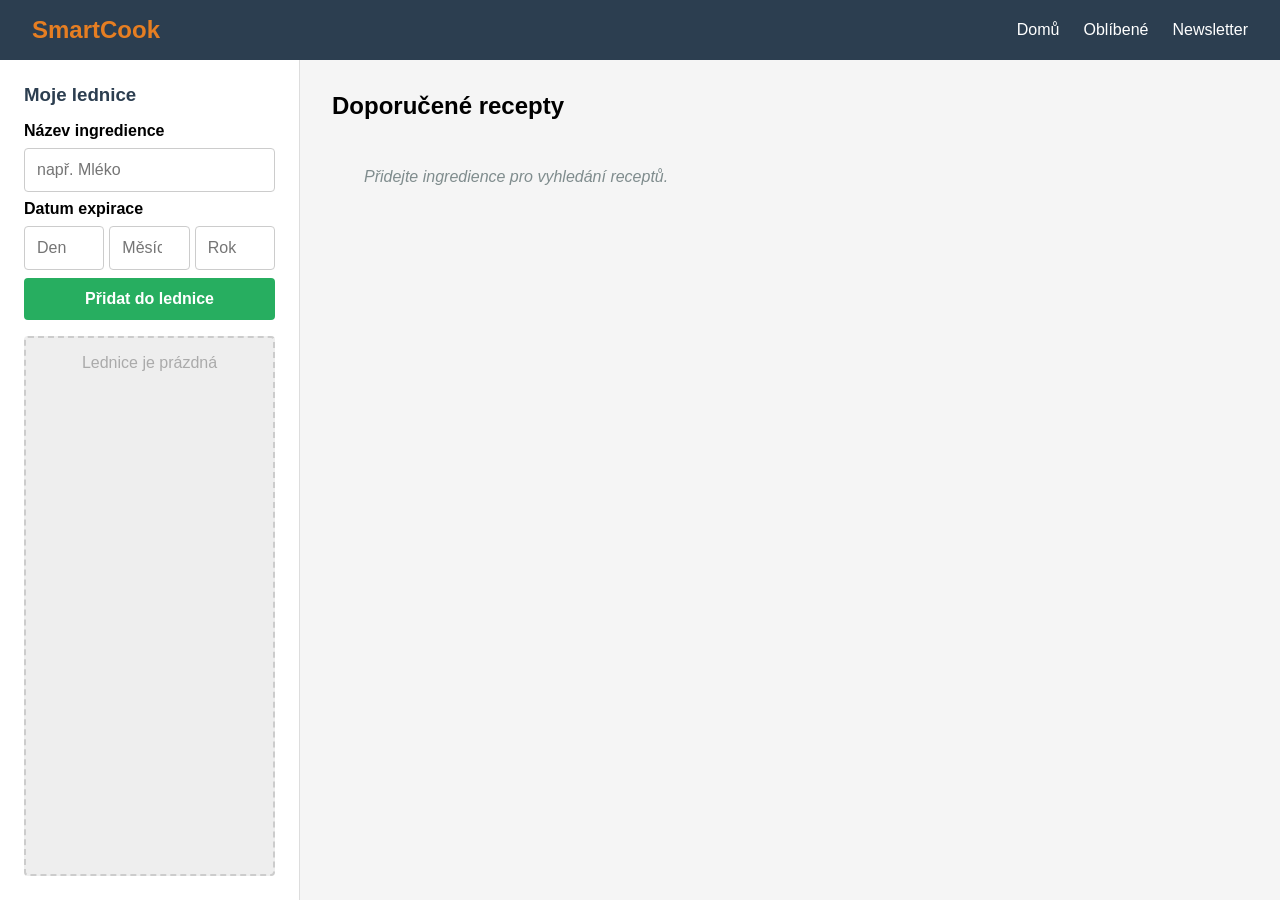
<file: index.html>
<!DOCTYPE html>
<html lang="cs">
<head>
    <meta charset="UTF-8">
    <meta name="viewport" content="width=device-width, initial-scale=1.0">
    <title>SmartCook – Recepty co dům dal</title>
    <!-- Připojení externího CSS souboru -->
    <link rel="stylesheet" href="style.css">

    <link rel="manifest" href="manifest.json">
    <meta name="theme-color" content="#2c3e50">

    <script>
    if ('serviceWorker' in navigator) {
        window.addEventListener('load', () => {
        navigator.serviceWorker.register('sw.js')
            .then(reg => console.log('Service Worker úspěšně registrován!', reg))
            .catch(err => console.log('Registrace Service Workeru selhala.', err));
        });
    }
    </script>

</head>
<body>
    <div id="loadingOverlay" class="loading-overlay">
        <div class="loading-box">
            <div class="spinner"></div>
            <p id="loadingText">Připravuji databázi ingrediencí...</p>
        </div>
    </div>

    <!-- TOP BAR -->
    <header class="top-bar">
        <div class="logo">SmartCook</div>
        <nav>
            <ul class="nav-links">
                <li><a href="index.html">Domů</a></li>
                <li><a href="Favourite.html">Oblíbené</a></li>
                <li><a href="Newsletter.html">Newsletter</a></li>
                <!-- Zobrazí se pouze na mobilu podle zadání -->
                <li class="mobile-only"><a href="Resources.html" class="mobile-link">Přísady</a></li>
            </ul>
        </nav>
    </header>

    <!-- HLAVNÍ KONTEJNER APLIKACE -->
    <div class="app-container">
        
        <!-- SIDE BAR (PC, Tablet) -->
        <aside class="side-bar">
            <div class="fridge-section">
                <h3>Moje lednice</h3>
                <!-- Vstupní řádek na přidávání přísad -->
                <h4>Název ingredience</h4>
                <input type="text" id="ingredientInput" class="ingredient-input" placeholder="např. Mléko">
                <h4>Datum expirace</h4>
                <div id="dateOfExpiration" class="date-of-expiration">
                    <input type="number" id="dateOfExpirationDay" class="ingredient-input" placeholder="Den">
                    <input type="number" id="dateOfExpirationMonth" class="ingredient-input" placeholder="Měsíc">
                    <input type="number" id="dateOfExpirationYear" class="ingredient-input" placeholder="Rok">
                </div>
                <!-- Tlačítko přidat -->
                <button id="addBtn" class="btn-add">Přidat do lednice</button>
            </div>

            <!-- Volné místo, kde se budou zobrazovat přidané přísady -->
            <div id="ingredientsList" class="ingredients-list">
                <!-- Sem bude JavaScript dynamicky vkládat přísady -->
                <p class="empty-fridge-text">Lednice je prázdná</p>
            </div>
        </aside>

        <!-- HLAVNÍ OBSAH (Zobrazování receptů) -->
        <main class="main-content">
            <h2>Doporučené recepty</h2>
            
            <div class="recipes-grid">
                <!-- Tady se budou generovat karty z API, pro představu je tu jedna statická -->
                <div class="recipe-card">
                    <div class="recipe-img-placeholder">Obrázek jídla</div>
                    <div class="recipe-info">
                        <h4>Ukázkový recept</h4>
                        <p class="recipe-category">Kategorie</p>
                    </div>
                </div>
            </div>
        </main>

    </div>
    <!-- Vyskakovací okno pro detail receptu -->
    <div id="recipeModal" class="modal">
        <div class="modal-content">
            <span class="close-modal">&times;</span>
            <div id="modalRecipeBody">
                <!-- Sem JavaScript vloží detaily receptu -->
            </div>
        </div>
    </div>
    <script src="script.js"></script>
</body>
</html>
</file>
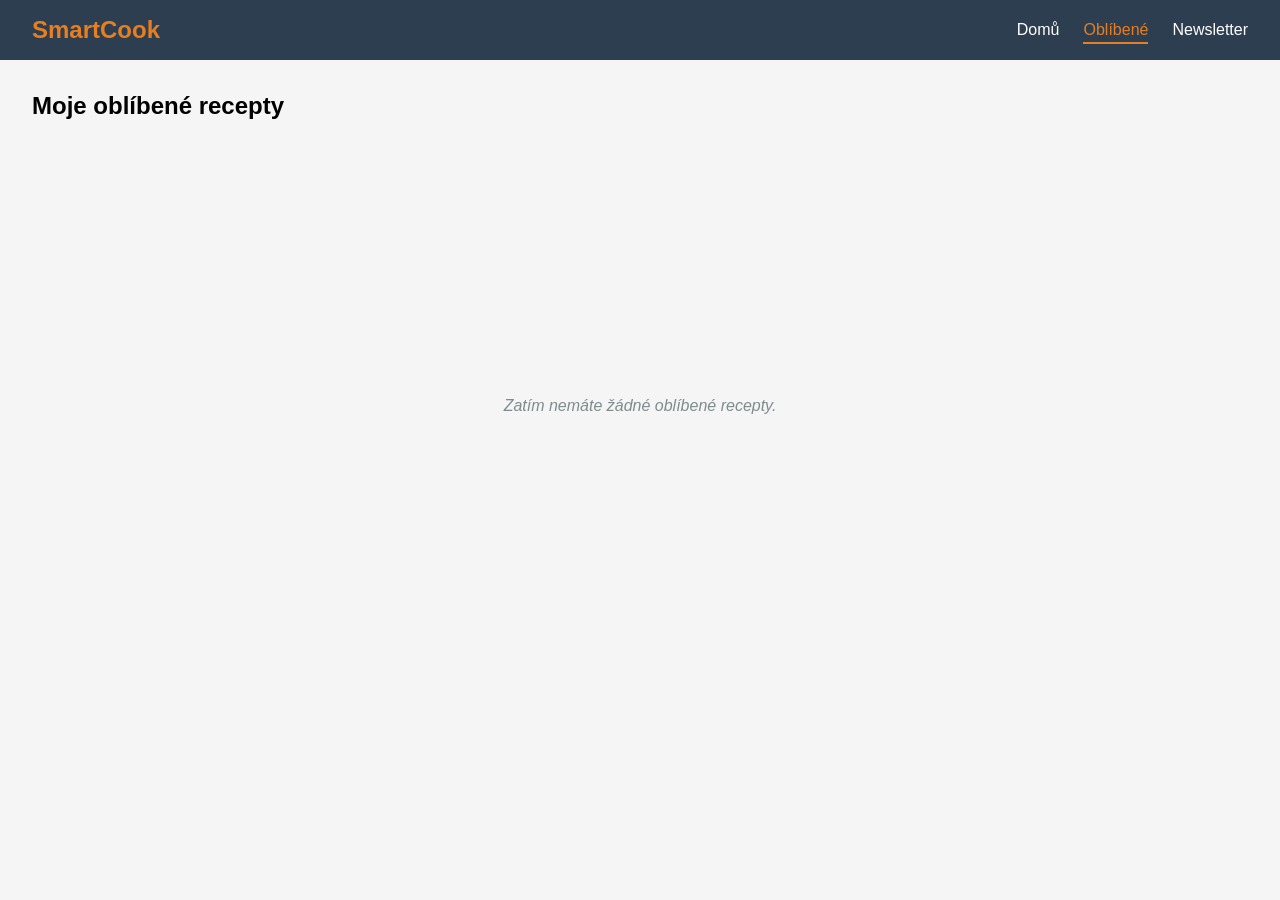
<file: Favourite.html>
<!DOCTYPE html>
<html lang="cs">
<head>
    <meta charset="UTF-8">
    <meta name="viewport" content="width=device-width, initial-scale=1.0">
    <title>SmartCook – Oblíbené recepty</title>
    <!-- Připojení stejného externího CSS souboru pro zachování designu -->
    <link rel="stylesheet" href="style.css">
</head>
<body>

    <!-- TOP BAR -->
    <header class="top-bar">
        <div class="logo">SmartCook</div>
        <nav>
            <ul class="nav-links">
                <!-- Odkaz zpět na hlavní stránku -->
                <li><a href="index.html">Domů</a></li>
                <li><a href="Favourites.html" class="active-page">Oblíbené</a></li>
                <li><a href="Newsletter.html">Newsletter</a></li>
                <li class="mobile-only"><a href="Resources.html" class="mobile-link">Přísady</a></li>
            </ul>
        </nav>
    </header>

    <!-- HLAVNÍ OBSAH (Zobrazování oblíbených receptů) -->
    <main class="main-content">
        <h2>Moje oblíbené recepty</h2>
        
        <!-- KONTEJNER PRO RECEPTY -->
        <!-- Pro začátek má v sobě třídu 'is-empty', kterou pak JavaScriptem odebereš, až v LocalStorage nějaké recepty budou -->
        <div id="favouritesContainer" class="recipes-grid is-empty">
            
            <!-- TENTO NÁPIS SE ZOBRAZÍ, POKUD JE SEZNAM PRÁZDNÝ -->
            <div class="no-favourites-message">
                <div class="message-icon">❤️</div>
                <p>Zatím nemáš žádné oblíbené recepty.</p>
                <a href="index.html" class="btn-browse">Prohlížet recepty</a>
            </div>

            <!-- SEM BUDE JAVASCRIPT DYNAMICKY VKLÁDAT KARTY RECEPTŮ Z LOCALSTORAGE -->
            <!-- (Až tu budou recepty, JavaScript skryje '.no-favourites-message') -->

        </div>
    </main>
    <!-- Vyskakovací okno pro detail receptu -->
    <div id="recipeModal" class="modal">
        <div class="modal-content">
            <span class="close-modal">&times;</span>
            <div id="modalRecipeBody">
                <!-- Sem JavaScript vloží detaily receptu -->
            </div>
        </div>
    </div>
    <script src="script.js"></script>
</body>
</html>
</file>
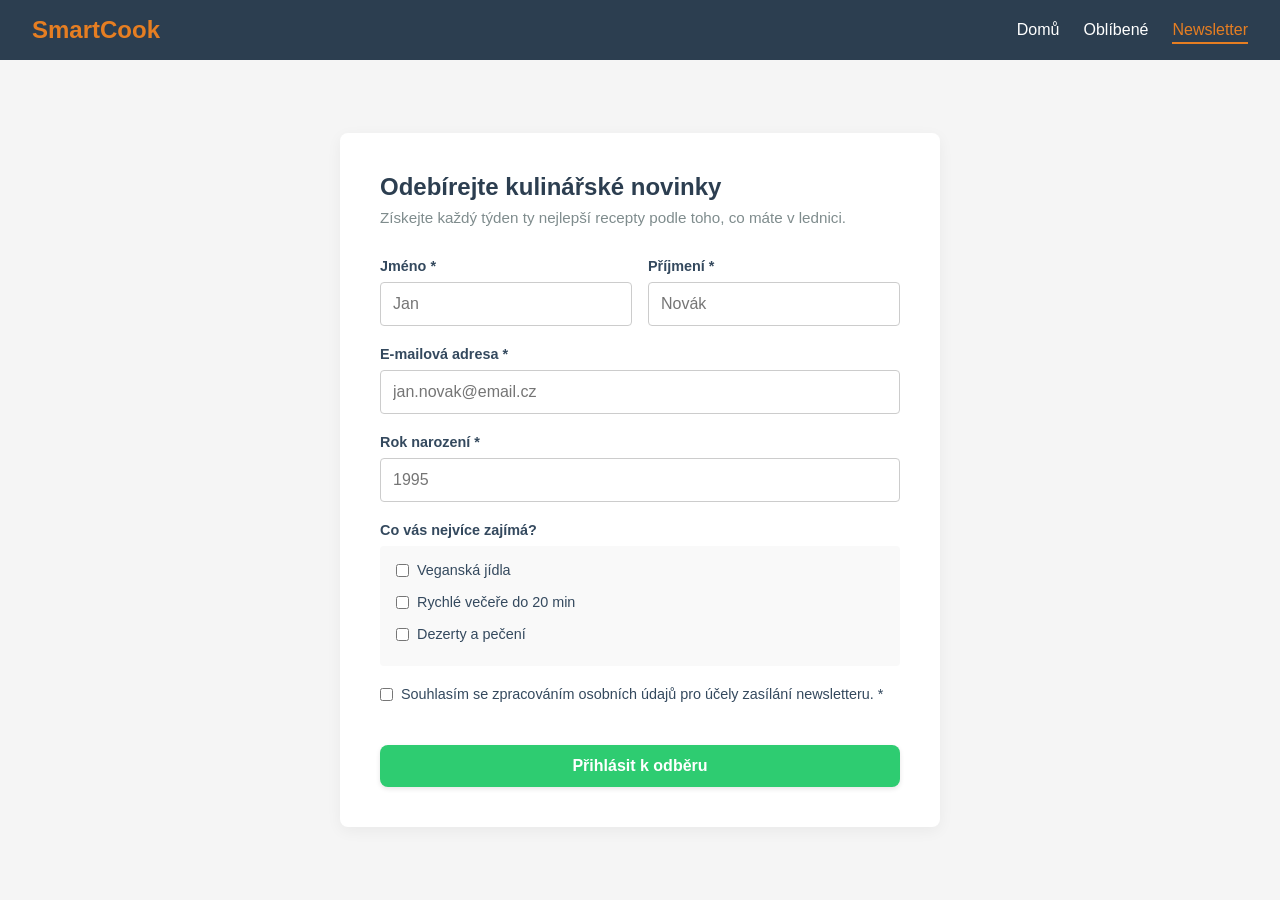
<file: Newsletter.html>
<!DOCTYPE html>
<html lang="cs">
<head>
    <meta charset="UTF-8">
    <meta name="viewport" content="width=device-width, initial-scale=1.0">
    <title>SmartCook – Newsletter</title>
    <!-- Připojení stejného externího CSS souboru -->
    <link rel="stylesheet" href="style.css">
</head>
<body>

    <!-- TOP BAR -->
    <header class="top-bar">
        <div class="logo">SmartCook</div>
        <nav>
            <ul class="nav-links">
                <li><a href="index.html">Domů</a></li>
                <li><a href="Favourite.html">Oblíbené</a></li>
                <li><a href="Newsletter.html" class="active-page">Newsletter</a></li>
                <li class="mobile-only"><a href="Resources.html" class="mobile-link">Přísady</a></li>
            </ul>
        </nav>
    </header>

    <!-- HLAVNÍ OBSAH (Formulář) -->
    <main class="main-content newsletter-page">
        <div class="form-container">
            <h2>Odebírejte kulinářské novinky</h2>
            <p class="form-subtitle">Získejte každý týden ty nejlepší recepty podle toho, co máte v lednici.</p>
            
            <form id="newsletterForm" novalidate>
                
                <!-- Jméno a Příjmení vedle sebe -->
                <div class="form-row">
                    <div class="form-group">
                        <label for="firstName">Jméno *</label>
                        <input type="text" id="firstName" required placeholder="Jan">
                        <span class="error-message" id="firstNameError">Tento údaj je povinný.</span>
                    </div>
                    
                    <div class="form-group">
                        <label for="lastName">Příjmení *</label>
                        <input type="text" id="lastName" required placeholder="Novák">
                        <span class="error-message" id="lastNameError">Tento údaj je povinný.</span>
                    </div>
                </div>

                <!-- E-mail -->
                <div class="form-group">
                    <label for="email">E-mailová adresa *</label>
                    <input type="email" id="email" required placeholder="jan.novak@email.cz">
                    <span class="error-message" id="emailError">Zadejte platný e-mail.</span>
                </div>

                <!-- Rok narození -->
                <div class="form-group">
                    <label for="birthYear">Rok narození *</label>
                    <input type="number" id="birthYear" min="1920" max="2026" required placeholder="1995">
                    <span class="error-message" id="birthYearError">Zadejte platný rok narození (1920-2026).</span>
                </div>

                <!-- Navíc: Kuchařské preference (Zajímavé pro JS filtrování) -->
                <div class="form-group">
                    <label>Co vás nejvíce zajímá?</label>
                    <div class="checkbox-group">
                        <label><input type="checkbox" name="preference" value="vegan"> Veganská jídla</label>
                        <label><input type="checkbox" name="preference" value="fast"> Rychlé večeře do 20 min</label>
                        <label><input type="checkbox" name="preference" value="desserts"> Dezerty a pečení</label>
                    </div>
                </div>

                <!-- Navíc: Souhlas s GDPR -->
                <div class="form-group checkbox-gdpr">
                    <label>
                        <input type="checkbox" id="gdprConsent" required>
                        Souhlasím se zpracováním osobních údajů pro účely zasílání newsletteru. *
                    </label>
                    <span class="error-message" id="gdprError">Pro odeslání musíte souhlasit s podmínkami.</span>
                </div>

                <!-- Tlačítko pro odeslání -->
                <button type="submit" class="btn-newsletter">Přihlásit k odběru</button>
            </form>

            <!-- Skrytá hláška po úspěšném odeslání -->
            <div id="successMessage" class="success-message" style="display: none;">
                <h3>🎉 Děkujeme za registraci!</h3>
                <p>Nyní vám budeme posílat recepty na míru.</p>
            </div>
        </div>
    </main>
    <script src="script.js"></script>
</body>
</html>
</file>
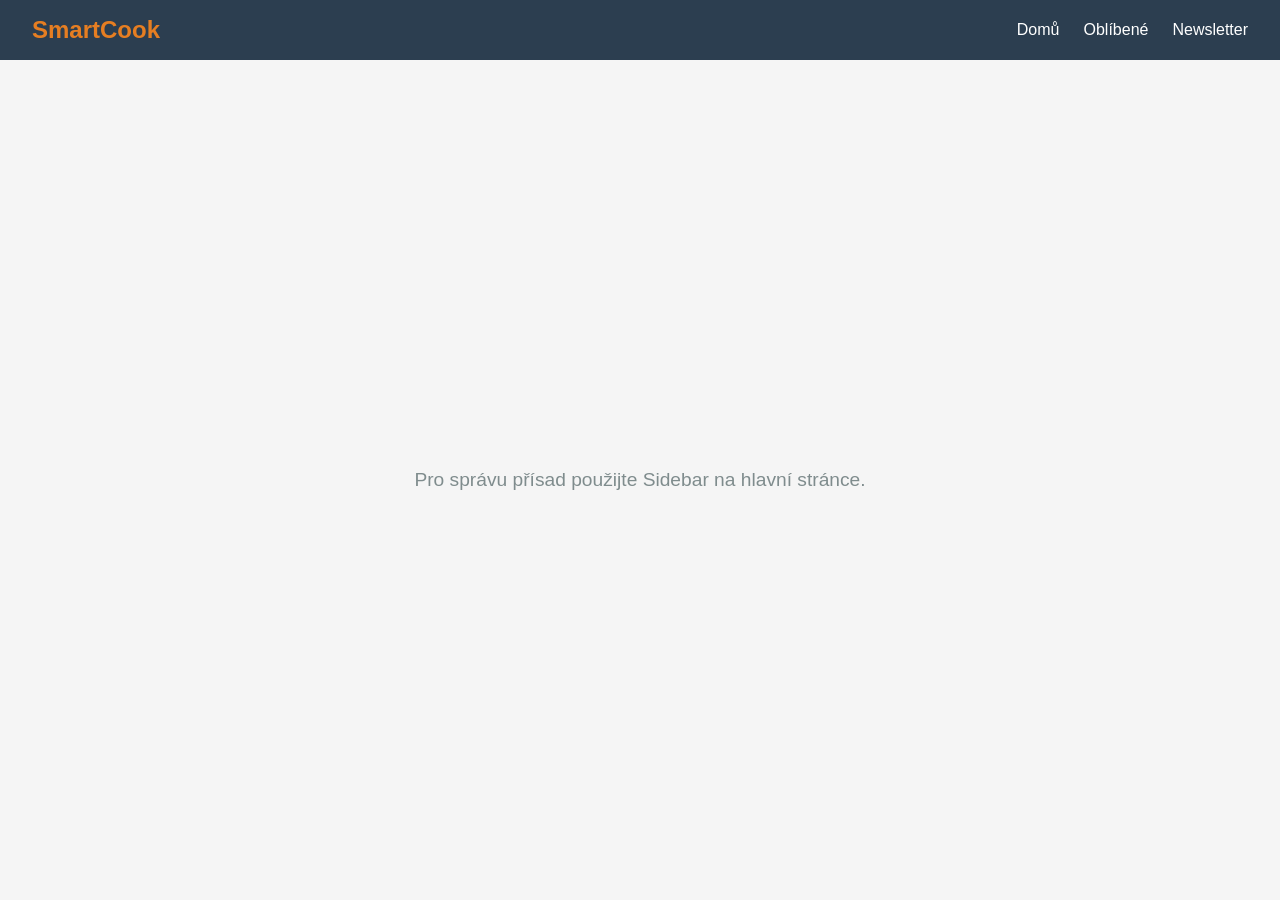
<file: Resources.html>
<!DOCTYPE html>
<html lang="cs">
<head>
    <meta charset="UTF-8">
    <meta name="viewport" content="width=device-width, initial-scale=1.0">
    <title>SmartCook – Moje přísady</title>
    <!-- Připojení stejného externího CSS souboru -->
    <link rel="stylesheet" href="style.css">
</head>
<body>

    <!-- TOP BAR -->
    <header class="top-bar">
        <div class="logo">SmartCook</div>
        <nav>
            <ul class="nav-links">
                <li><a href="index.html">Domů</a></li>
                <li><a href="Favourite.html">Oblíbené</a></li>
                <li><a href="Newsletter.html">Newsletter</a></li>
                <!-- Na této stránce zvýrazníme záložku Přísady -->
                <li class="mobile-only"><a href="Resources.html" class="active-page mobile-link">Přísady</a></li>
            </ul>
        </nav>
    </header>

    <!-- HLAVNÍ OBSAH (Správa přísad na mobilu) -->
    <main class="main-content resources-page">
        <div class="resources-container">
            
            <div class="resources-header">
                <h2>Moje lednice</h2>
                <p>Spravujte své suroviny a hlídejte jejich expiraci i na cestách.</p>
            </div>

            <!-- Sekce pro přidávání (Kopie logiky ze sidebaru, ale v mobilním zobrazení) -->
            <div class="fridge-section">
                <label for="IngredientInput">Přidat novou surovinu:</label>
                <input type="text" id="ingredientInput" class="ingredient-input" placeholder="Napiš přísadu (např. chicken)...">
                <div id="dateOfExpiration" class="date-of-expiration">
                    <input type="number" id="dateOfExpirationDay" class="ingredient-input" placeholder="Den">
                    <input type="number" id="dateOfExpirationMonth" class="ingredient-input" placeholder="Měsíc">
                    <input type="number" id="dateOfExpirationYear" class="ingredient-input" placeholder="Rok">
                </div>
                <button id="addBtn" class="btn-add">Přidat do lednice</button>
            </div>

            <!-- Seznam přísad roztažený na celou obrazovku mobilu -->
            <div class="ingredients-list-full">
                <h3>Suroviny v lednici</h3>
                <div id="ingredientsList" class="ingredients-list-container">
                    <!-- Sem bude JavaScript dynamicky vkládat přísady -->
                    <p class="empty-fridge-text">Lednice je prázdná</p>
                </div>
            </div>
        </div>
    </main>
    <script src="script.js"></script>
</body>
</html>
</file>
<file: style.css>
/* ==============================================
   RESET & ZÁKLADNÍ NASTAVENÍ
   ============================================== */
* {
    box-sizing: border-box;
    margin: 0;
    padding: 0;
    font-family: 'Segoe UI', Tahoma, Geneva, Verdana, sans-serif;
}

body {
    display: flex;
    flex-direction: column;
    min-height: 100vh;
    background-color: #f5f5f5;
}


/* ==============================================
   LOADING OVERLAY
   ============================================== */
.loading-overlay {
    position: fixed;
    inset: 0;
    background-color: rgba(0, 0, 0, 0.7);
    z-index: 9999;
    display: flex;
    justify-content: center;
    align-items: center;
    backdrop-filter: blur(3px);
}

.loading-box {
    background: white;
    padding: 30px 40px;
    border-radius: 12px;
    box-shadow: 0 4px 20px rgba(0, 0, 0, 0.3);
    text-align: center;
    max-width: 90%;
    width: 350px;
}

.loading-box p {
    margin: 15px 0 0;
    font-size: 1.1rem;
    font-weight: 600;
    color: #333;
}

.spinner {
    margin: 0 auto;
    width: 50px;
    height: 50px;
    border: 5px solid #f3f3f3;
    border-top-color: #2ecc71;
    border-radius: 50%;
    animation: spin 1s linear infinite;
}

@keyframes spin {
    to { transform: rotate(360deg); }
}


/* ==============================================
   TOP BAR & NAVIGACE
   ============================================== */
.top-bar {
    background-color: #2c3e50;
    color: white;
    display: flex;
    justify-content: space-between;
    align-items: center;
    padding: 1rem 2rem;
}

.logo {
    font-size: 1.5rem;
    font-weight: bold;
    color: #e67e22;
}

.nav-links {
    display: flex;
    list-style: none;
    gap: 1.5rem;
}

.nav-links a {
    color: white;
    text-decoration: none;
    font-weight: 500;
    transition: color 0.3s;
}

.nav-links a:hover,
.nav-links a.active-page {
    color: #e67e22;
}

.nav-links a.active-page {
    border-bottom: 2px solid #e67e22;
    padding-bottom: 4px;
}

/* Mobilní odkaz "Přísady" — skrytý na desktopu */
.mobile-only {
    display: none;
}

.mobile-link {
    color: #e67e22;
    font-weight: bold;
}


/* ==============================================
   LAYOUT — HLAVNÍ KONTEJNER (index.html)
   ============================================== */
.app-container {
    display: flex;
    flex: 1;
}


/* ==============================================
   SIDEBAR
   ============================================== */
.side-bar {
    width: 300px;
    background-color: white;
    border-right: 1px solid #ddd;
    padding: 1.5rem;
    display: flex;
    flex-direction: column;
    gap: 1rem;
}

.fridge-section {
    display: flex;
    flex-direction: column;
    gap: 0.5rem;
}

.fridge-section h3 {
    color: #2c3e50;
    margin-bottom: 0.5rem;
}

.ingredient-input {
    width: 100%;
    padding: 0.75rem;
    border: 1px solid #ccc;
    border-radius: 4px;
    font-size: 1rem;
}

.date-of-expiration {
    display: flex;
    gap: 2%;
}

.btn-add {
    width: 100%;
    padding: 0.75rem;
    background-color: #27ae60;
    color: white;
    border: none;
    border-radius: 4px;
    font-size: 1rem;
    font-weight: bold;
    cursor: pointer;
    transition: background 0.3s;
}

.btn-add:hover {
    background-color: #219653;
}

.ingredients-list {
    flex: 1;
    border: 2px dashed #ccc;
    border-radius: 4px;
    padding: 1rem;
    background-color: #eee;
    overflow-y: auto;
}

.empty-fridge-text {
    text-align: center;
    color: #aaa;
}


/* ==============================================
   POLOŽKY V LEDNICI (harmonika)
   ============================================== */
.fridge-item {
    background-color: #fff;
    margin-bottom: 0.5rem;
    border-radius: 4px;
    border-left: 4px solid #27ae60;
    box-shadow: 0 1px 3px rgba(0,0,0,0.1);
    cursor: pointer;
    overflow: hidden;
    transition: background-color 0.2s;
}

.fridge-item:hover {
    background-color: #fcfcfc;
}

.fridge-item.expired {
    border-left-color: #e74c3c;
}

.fridge-item.expired .item-name {
    color: #c0392b;
}

.fridge-item-summary {
    padding: 0.75rem;
}

.item-name {
    font-weight: bold;
    color: #2c3e50;
}

/* Detaily (datum + smazat) — skryté, otevírají se kliknutím */
.fridge-item-details {
    display: none;
    justify-content: space-between;
    align-items: center;
    padding: 0.5rem 0.75rem 0.75rem;
    background-color: #f9f9f9;
    border-top: 1px solid #eee;
}

.fridge-item-details.active {
    display: flex;
}

.item-expiry {
    font-size: 0.85rem;
    color: #7f8c8d;
    font-weight: 500;
}

.btn-delete {
    background: none;
    border: none;
    cursor: pointer;
    font-size: 0.9rem;
    padding: 0.2rem;
    transition: transform 0.2s;
}

.btn-delete:hover {
    transform: scale(1.2);
}


/* ==============================================
   HLAVNÍ OBSAH & MŘÍŽKA RECEPTŮ
   ============================================== */
.main-content {
    flex: 1;
    padding: 2rem;
}

.recipes-grid {
    display: flex;
    flex-wrap: wrap;
    gap: 1.5rem;
    margin-top: 1rem;
}

.empty-recipes-text,
.loading-text {
    grid-column: 1 / -1;
    color: #7f8c8d;
    font-style: italic;
    text-align: center;
    padding: 2rem;
}


/* ==============================================
   KARTY RECEPTŮ
   ============================================== */
.recipe-card {
    background-color: white;
    border-radius: 8px;
    overflow: hidden;
    box-shadow: 0 2px 5px rgba(0,0,0,0.1);
    display: flex;
    flex-direction: column;
    cursor: pointer;
    transition: transform 0.2s, box-shadow 0.2s;
}

.recipe-card:hover {
    transform: translateY(-2px);
    box-shadow: 0 4px 10px rgba(0,0,0,0.15);
}

.recipe-img {
    width: 100%;
    height: 200px;
    object-fit: cover;
}

.recipe-img-placeholder {
    width: 100%;
    height: 150px;
    background-color: #ddd;
    display: flex;
    align-items: center;
    justify-content: center;
    color: #666;
}

.recipe-info {
    padding: 1rem;
}

.recipe-category {
    color: #7f8c8d;
    font-size: 0.9rem;
}

.recipe-ingredient-counter {
    font-size: 0.85rem;
    color: #27ae60;
    font-weight: 500;
    margin: 0.25rem 0;
}

.recipe-meta {
    display: flex;
    justify-content: space-between;
    align-items: center;
    margin-top: 0.5rem;
}


/* ==============================================
   TLAČÍTKO OBLÍBENÝCH (srdíčko)
   ============================================== */
.btn-fav {
    background: none;
    border: none;
    font-size: 1.4rem;
    color: #ccc;
    cursor: pointer;
    transition: color 0.2s, transform 0.2s;
    line-height: 1;
    padding: 0;
}

.btn-fav:hover {
    transform: scale(1.2);
    color: #e74c3c;
}

.btn-fav.is-favourite {
    color: #e74c3c;
    animation: pulse 0.3s ease-in-out;
}

@keyframes pulse {
    0%   { transform: scale(1); }
    50%  { transform: scale(1.4); }
    100% { transform: scale(1); }
}


/* ==============================================
   MODAL (detail receptu)
   ============================================== */
.modal {
    display: none;
    position: fixed;
    inset: 0;
    z-index: 2000;
    overflow: auto;
    background-color: rgba(0,0,0,0.6);
    backdrop-filter: blur(3px);
}

.modal-content {
    background-color: #fefefe;
    margin: 5% auto;
    padding: 2rem;
    border-radius: 12px;
    width: 90%;
    max-width: 700px;
    box-shadow: 0 5px 15px rgba(0,0,0,0.3);
    position: relative;
}

.close-modal {
    color: #aaa;
    position: absolute;
    top: 1rem;
    right: 1.5rem;
    font-size: 2rem;
    font-weight: bold;
    cursor: pointer;
    transition: color 0.2s;
}

.close-modal:hover {
    color: #333;
}

.modal-recipe-header {
    text-align: center;
    margin-bottom: 1.5rem;
}

.modal-recipe-header img {
    width: 100%;
    max-height: 300px;
    object-fit: cover;
    border-radius: 8px;
    margin-bottom: 1rem;
}

.modal-recipe-content h3 {
    color: #2c3e50;
    margin: 1.5rem 0 0.5rem;
}

.modal-recipe-content ul {
    padding-left: 1.25rem;
    margin-bottom: 1rem;
    color: #34495e;
}

.modal-recipe-content li {
    margin-bottom: 0.25rem;
}

.recipe-instructions {
    line-height: 1.6;
    color: #34495e;
    background: #f9f9f9;
    padding: 1rem;
    border-radius: 6px;
    border-left: 4px solid #27ae60;
}

.modal-content hr {
    border: 0;
    height: 1px;
    background: #eee;
    margin: 2rem 0 1.5rem;
}


/* ==============================================
   KOMENTÁŘE
   ============================================== */
.comments-section h3 {
    color: #2c3e50;
    margin-bottom: 0.75rem;
}

.comments-list {
    max-height: 200px;
    overflow-y: auto;
    margin-bottom: 1rem;
    background: #f5f5f5;
    padding: 0.5rem;
    border-radius: 6px;
}

.comment-item {
    background: white;
    padding: 0.75rem;
    border-radius: 4px;
    margin-bottom: 0.5rem;
    box-shadow: 0 1px 2px rgba(0,0,0,0.05);
    display: flex;
    justify-content: space-between;
    align-items: center;
    gap: 1rem;
}

.comment-content {
    flex: 1;
}

.comment-body {
    margin: 0 0 0.25rem;
    color: #2c3e50;
    font-size: 0.95rem;
}

.comment-date {
    font-size: 0.75rem;
    color: #95a5a6;
}

.no-comments {
    color: #7f8c8d;
    font-style: italic;
    text-align: center;
    font-size: 0.9rem;
    padding: 1rem 0;
}

.comment-form textarea {
    width: 100%;
    height: 80px;
    padding: 0.75rem;
    border: 1px solid #ddd;
    border-radius: 6px;
    margin-bottom: 0.5rem;
    resize: vertical;
    font-family: inherit;
    font-size: 0.95rem;
}

.comment-form textarea:focus {
    outline: none;
    border-color: #e67e22;
}

.btn-delete-comment {
    background: none;
    border: none;
    cursor: pointer;
    font-size: 0.8rem;
    padding: 0.3rem;
    opacity: 0.6;
    transition: transform 0.2s, opacity 0.2s;
}

.btn-delete-comment:hover {
    transform: scale(1.2);
    opacity: 1;
}


/* ==============================================
   OBLÍBENÉ (Favourites.html)
   ============================================== */
.recipes-grid.is-empty {
    display: flex;
    justify-content: center;
    align-items: center;
    min-height: 60vh;
}

.no-favourites-message {
    text-align: center;
    background-color: white;
    padding: 3rem;
    border-radius: 8px;
    box-shadow: 0 4px 6px rgba(0,0,0,0.05);
    max-width: 400px;
    width: 100%;
}

.message-icon {
    font-size: 3.5rem;
    margin-bottom: 1rem;
    animation: pulse 2s infinite;
}

.no-favourites-message p {
    color: #555;
    font-size: 1.1rem;
    margin-bottom: 1.5rem;
}

.btn-browse {
    display: inline-block;
    padding: 0.75rem 1.5rem;
    background-color: #e67e22;
    color: white;
    text-decoration: none;
    border-radius: 4px;
    font-weight: bold;
    transition: background 0.3s;
}

.btn-browse:hover {
    background-color: #d35400;
}


/* ==============================================
   NEWSLETTER (Newsletter.html)
   ============================================== */
.newsletter-page {
    display: flex;
    justify-content: center;
    align-items: center;
    min-height: calc(100vh - 70px);
    padding: 2rem 1rem;
}

.form-container {
    background-color: white;
    padding: 2.5rem;
    border-radius: 8px;
    box-shadow: 0 4px 15px rgba(0,0,0,0.05);
    max-width: 600px;
    width: 100%;
}

.form-container h2 {
    color: #2c3e50;
    margin-bottom: 0.5rem;
}

.form-subtitle {
    color: #7f8c8d;
    margin-bottom: 2rem;
    font-size: 0.95rem;
}

.form-row {
    display: flex;
    gap: 1rem;
}

.form-group {
    display: flex;
    flex-direction: column;
    margin-bottom: 1.25rem;
    width: 100%;
}

.form-group label {
    font-weight: 600;
    margin-bottom: 0.5rem;
    color: #34495e;
    font-size: 0.9rem;
}

.form-group input[type="text"],
.form-group input[type="email"],
.form-group input[type="number"] {
    padding: 0.75rem;
    border: 1px solid #ccc;
    border-radius: 4px;
    font-size: 1rem;
    transition: border-color 0.3s;
}

.form-group input:focus {
    outline: none;
    border-color: #e67e22;
}

.checkbox-group {
    display: flex;
    flex-direction: column;
    gap: 0.5rem;
    background-color: #f9f9f9;
    padding: 1rem;
    border-radius: 4px;
}

.checkbox-group label,
.checkbox-gdpr label {
    font-weight: normal;
    display: flex;
    align-items: center;
    gap: 0.5rem;
    cursor: pointer;
}

.input-error {
    border: 2px solid #ff4d4d !important;
}

.error-message {
    display: none;
    color: #e74c3c;
    font-size: 0.8rem;
    margin-top: 0.25rem;
}

.success-message {
    text-align: center;
    padding: 2rem;
}

.btn-newsletter {
    width: 100%;
    margin-top: 15px;
    padding: 12px 24px;
    background-color: #2ecc71;
    color: white;
    border: none;
    border-radius: 8px;
    font-size: 1rem;
    font-weight: 600;
    cursor: pointer;
    box-shadow: 0 2px 5px rgba(0,0,0,0.1);
    transition: background-color 0.3s, transform 0.2s, box-shadow 0.2s;
}

.btn-newsletter:hover {
    background-color: #27ae60;
    transform: translateY(-1px);
    box-shadow: 0 4px 10px rgba(0,0,0,0.15);
}

.btn-newsletter:active {
    transform: translateY(1px);
    box-shadow: 0 2px 3px rgba(0,0,0,0.1);
}


/* ==============================================
   PŘÍSADY — MOBILNÍ STRÁNKA (Resources.html)
   ============================================== */
.resources-page {
    display: flex;
    justify-content: center;
    padding: 1.5rem 1rem;
}

.resources-container {
    background-color: white;
    padding: 1.5rem;
    border-radius: 8px;
    box-shadow: 0 4px 6px rgba(0,0,0,0.05);
    width: 100%;
    max-width: 500px;
    display: flex;
    flex-direction: column;
    gap: 1.5rem;
}

.resources-header h2 {
    color: #2c3e50;
    margin-bottom: 0.25rem;
}

.resources-header p {
    color: #7f8c8d;
    font-size: 0.9rem;
}

.ingredients-list-full {
    display: flex;
    flex-direction: column;
    gap: 0.75rem;
}

.ingredients-list-full h3 {
    color: #34495e;
    font-size: 1.1rem;
    border-bottom: 2px solid #f5f5f5;
    padding-bottom: 0.5rem;
}

.ingredients-list-container {
    border: 2px dashed #ccc;
    border-radius: 4px;
    padding: 1rem;
    background-color: #fafafa;
    min-height: 200px;
    max-height: 350px;
    overflow-y: auto;
}

.btn-find-recipes {
    display: block;
    text-align: center;
    padding: 0.75rem;
    background-color: #e67e22;
    color: white;
    text-decoration: none;
    border-radius: 4px;
    font-weight: bold;
    margin-top: 0.5rem;
    transition: background 0.3s;
}

.btn-find-recipes:hover {
    background-color: #d35400;
}

/* Na desktopu zobrazí upozornění místo obsahu stránky */
@media (min-width: 769px) {
    .resources-page {
        position: relative;
    }

    .resources-container::before {
        content: "Pro správu přísad použijte Sidebar na hlavní stránce.";
        position: absolute;
        inset: 0;
        background-color: #f5f5f5;
        color: #7f8c8d;
        display: flex;
        justify-content: center;
        align-items: center;
        font-size: 1.2rem;
        font-weight: 500;
        text-align: center;
        padding: 2rem;
    }
}


/* ==============================================
   RESPONZIVITA — MOBIL (max 768px)
   ============================================== */
@media (max-width: 768px) {
    .top-bar {
        padding: 0.75rem;
    }

    .logo {
        font-size: 1.1rem;
        flex-shrink: 0;
    }

    .nav-links {
        gap: 0.6rem;
    }

    .nav-links a {
        font-size: 0.85rem;
        padding: 2px 0;
    }

    .nav-links a.active-page {
        border-bottom-width: 1px;
        padding-bottom: 2px;
    }

    /* Layout */
    .app-container {
        flex-direction: column;
    }

    .side-bar {
        width: 100%;
        display: none;
    }

    .mobile-only {
        display: block;
    }

    /* Hlavní obsah */
    .main-content {
        padding: 1rem 0.75rem;
    }

    /* Mřížka — 2 karty vedle sebe */
    .recipes-grid {
        gap: 0.75rem;
    }

    .recipe-card {
        width: calc(50% - 0.375rem);
        box-shadow: 0 1px 4px rgba(0,0,0,0.1);
    }

    .recipe-img,
    .recipe-img-placeholder {
        height: 120px;
    }

    .recipe-info {
        padding: 0.5rem;
    }

    .recipe-info h4 {
        font-size: 0.95rem;
        line-height: 1.2;
        margin-bottom: 0.25rem;
    }

    .recipe-ingredient-counter {
        font-size: 0.75rem;
    }

    .recipe-meta {
        font-size: 0.75rem;
        margin-top: 0.25rem;
    }

    .btn-fav {
        font-size: 1.1rem;
    }

    /* Modal */
    .modal-content {
        width: 95%;
        margin: 10% auto;
        padding: 1rem;
    }

    /* Newsletter form */
    .form-row {
        flex-wrap: wrap;
    }
}
</file>
